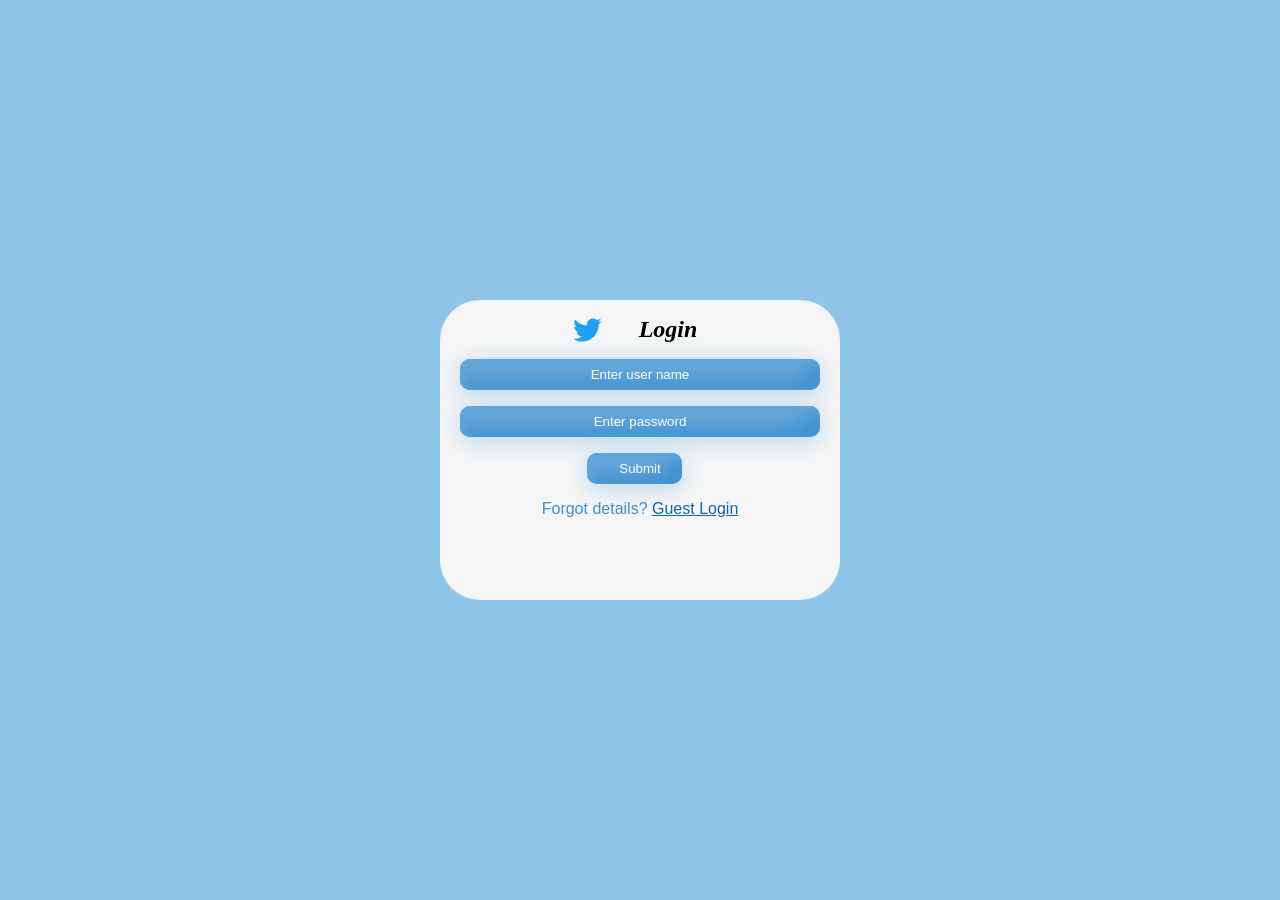
<file: index.html>
<!DOCTYPE html>
<html lang="en">
<head>
    <meta charset="UTF-8">
    <meta http-equiv="X-UA-Compatible" content="IE=edge">
    <meta name="viewport" content="width=device-width, initial-scale=1.0">
    <link rel="stylesheet" href="./css/styles.css">
    <title>Sign Up</title>
</head>
<body>
    <div class="sign_up_container">
        <span class="logo">
            <img src="./images/twitter-icon.svg" alt="twitter-icon" />
            <h2><i> Login</i></h2>
          </span>
        
        <form>
            <input type="email" placeholder="Enter user name" required>
            <input type="password" placeholder="Enter password" required>
            <a href="#" class="redirect"><input type="button" value="Submit" class="login_btn"></a>
        </form>
        <p>Forgot details? <a href="frontPage.html" class="guest_login"> Guest Login </a></p>
    </div>
</body>
</html>
</file>
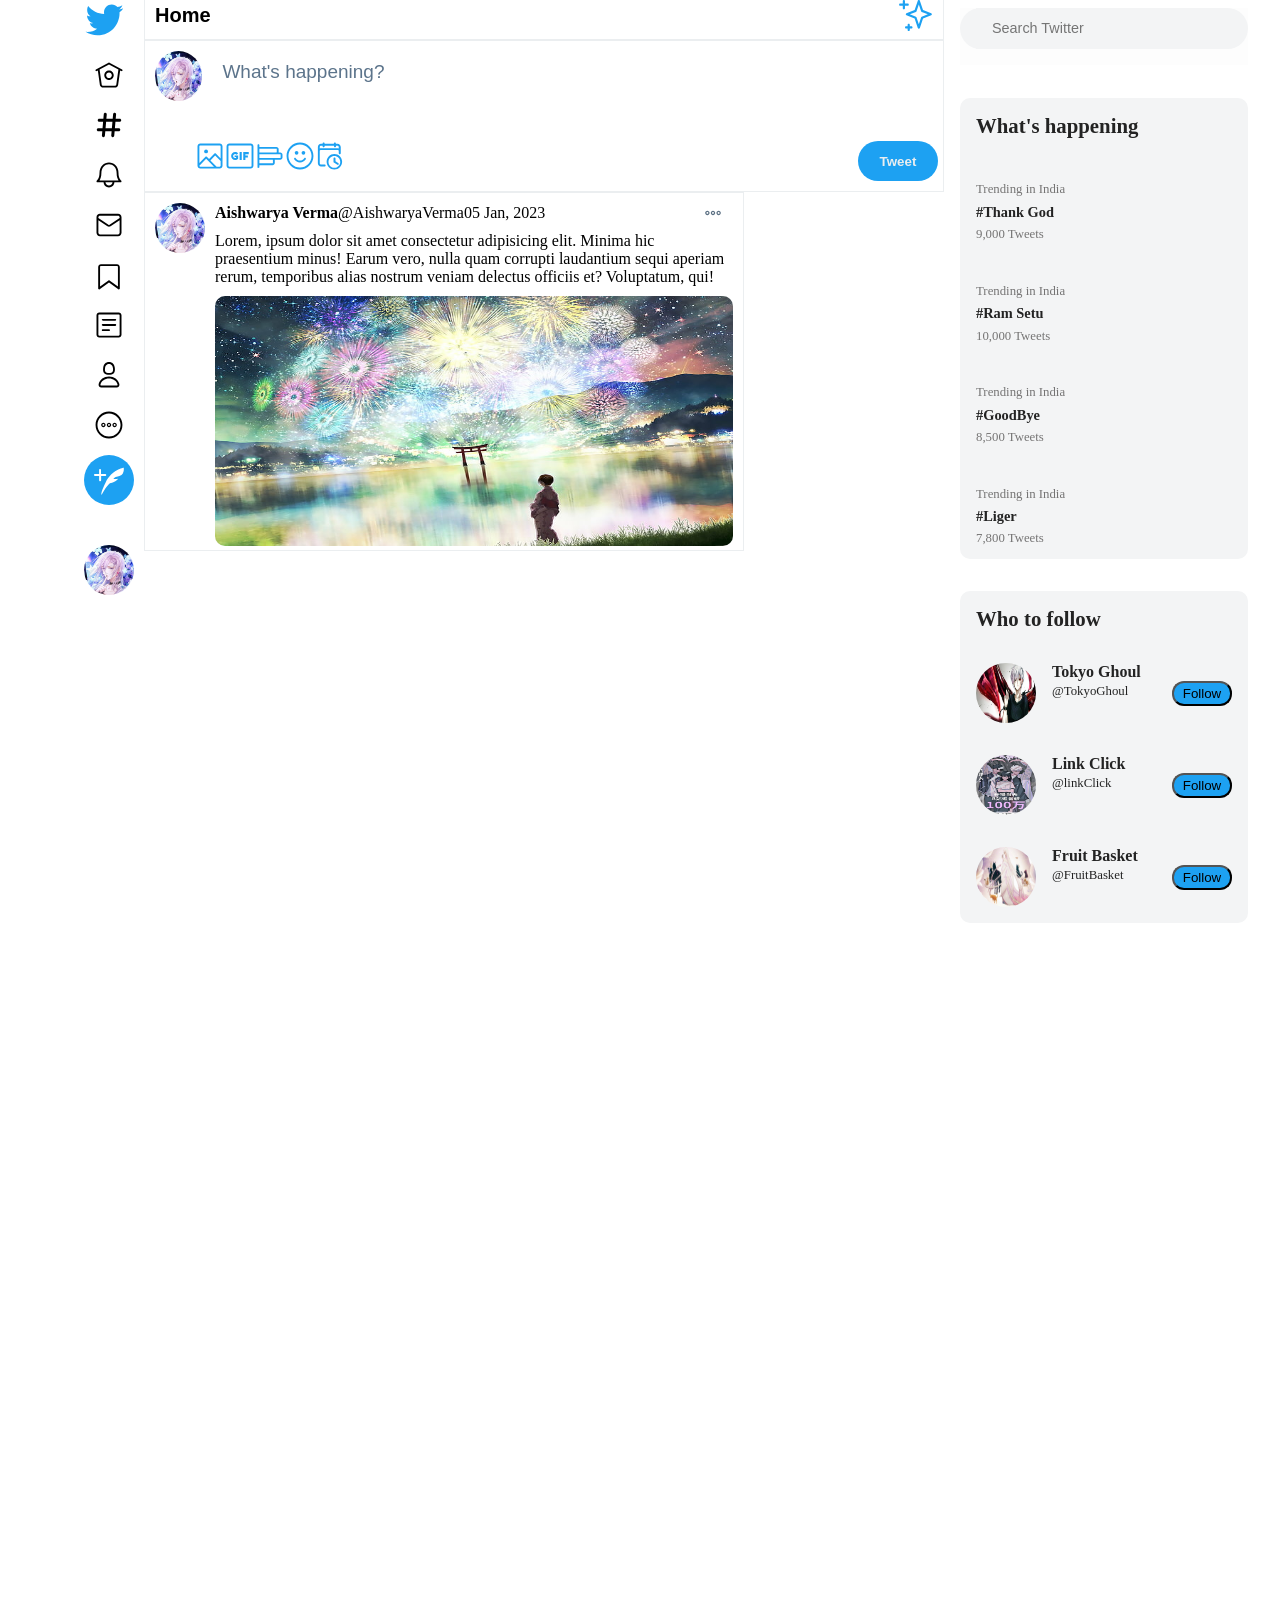
<file: frontPage.html>
<!DOCTYPE html>
<html lang="en">
<head>
  <meta charset="UTF-8">
  <meta http-equiv="X-UA-Compatible" content="IE=edge">
  <meta name="viewport" content="width=device-width, initial-scale=1.0">
  <link rel="stylesheet" href="./css/frontPage.css" />
   <title>Twitter Clone</title>
  </head>
    <body>
        <main class="main_container">
        <div class="wrapper">
        <div class="container"> 
            <div class="logo">
                <img src="./images/twitter-icon.svg" alt="twitter-icon" />
            </div>
            <div class="navbar">
                <div class="nav-item">
                    <svg viewBox="0 0 24 24">
                        <g>
                        <path
                            d="M22.46 7.57L12.357 2.115c-.223-.12-.49-.12-.713 0L1.543 7.57c-.364.197-.5.652-.303 1.017.135.25.394.393.66.393.12 0 .243-.03.356-.09l.815-.44L4.7 19.963c.214 1.215 1.308 2.062 2.658 2.062h9.282c1.352 0 2.445-.848 2.663-2.087l1.626-11.49.818.442c.364.193.82.06 1.017-.304.196-.363.06-.818-.304-1.016zm-4.638 12.133c-.107.606-.703.822-1.18.822H7.36c-.48 0-1.075-.216-1.178-.798L4.48 7.69 12 3.628l7.522 4.06-1.7 12.015z"
                        ></path>
                        <path
                            d="M8.22 12.184c0 2.084 1.695 3.78 3.78 3.78s3.78-1.696 3.78-3.78-1.695-3.78-3.78-3.78-3.78 1.696-3.78 3.78zm6.06 0c0 1.258-1.022 2.28-2.28 2.28s-2.28-1.022-2.28-2.28 1.022-2.28 2.28-2.28 2.28 1.022 2.28 2.28z"
                        ></path>
                        </g>
                    </svg>
                </div>
                <div class="nav-item">
                    <svg viewBox="0 0 24 24">
                        <path
                          d="M20.585 9.468c.66 0 1.2-.538 1.2-1.2 0-.662-.54-1.2-1.2-1.2h-3.22l.31-3.547c.027-.318-.07-.63-.277-.875-.206-.245-.495-.396-.822-.425-.65-.035-1.235.432-1.293 1.093l-.326 3.754H9.9l.308-3.545c.06-.658-.43-1.242-1.097-1.302-.665-.05-1.235.43-1.293 1.092l-.325 3.754h-3.33c-.663 0-1.2.538-1.2 1.2 0 .662.538 1.2 1.2 1.2h3.122l-.44 5.064H3.416c-.662 0-1.2.54-1.2 1.2s.538 1.202 1.2 1.202h3.22l-.31 3.548c-.057.657.432 1.24 1.09 1.3l.106.005c.626 0 1.14-.472 1.195-1.098l.327-3.753H14.1l-.308 3.544c-.06.658.43 1.242 1.09 1.302l.106.005c.617 0 1.142-.482 1.195-1.098l.325-3.753h3.33c.66 0 1.2-.54 1.2-1.2s-.54-1.202-1.2-1.202h-3.122l.44-5.064h3.43zm-5.838 0l-.44 5.063H9.253l.44-5.062h5.055z"
                        ></path>
                      </svg>
                </div>
                <div class="nav-item">
                    <svg viewBox="0 0 24 24">
                        <path
                          d="M21.697 16.468c-.02-.016-2.14-1.64-2.103-6.03.02-2.532-.812-4.782-2.347-6.335C15.872 2.71 14.01 1.94 12.005 1.93h-.013c-2.004.01-3.866.78-5.242 2.174-1.534 1.553-2.368 3.802-2.346 6.334.037 4.33-2.02 5.967-2.102 6.03-.26.193-.366.53-.265.838.102.308.39.515.712.515h4.92c.102 2.31 1.997 4.16 4.33 4.16s4.226-1.85 4.327-4.16h4.922c.322 0 .61-.206.71-.514.103-.307-.003-.645-.263-.838zM12 20.478c-1.505 0-2.73-1.177-2.828-2.658h5.656c-.1 1.48-1.323 2.66-2.828 2.66zM4.38 16.32c.74-1.132 1.548-3.028 1.524-5.896-.018-2.16.644-3.982 1.913-5.267C8.91 4.05 10.397 3.437 12 3.43c1.603.008 3.087.62 4.18 1.728 1.27 1.285 1.933 3.106 1.915 5.267-.024 2.868.785 4.765 1.525 5.896H4.38z"
                        ></path>
                      </svg>
                </div>
                <div class="nav-item">
                    <svg viewBox="0 0 24 24">
                        <path
                          d="M19.25 3.018H4.75C3.233 3.018 2 4.252 2 5.77v12.495c0 1.518 1.233 2.753 2.75 2.753h14.5c1.517 0 2.75-1.235 2.75-2.753V5.77c0-1.518-1.233-2.752-2.75-2.752zm-14.5 1.5h14.5c.69 0 1.25.56 1.25 1.25v.714l-8.05 5.367c-.273.18-.626.182-.9-.002L3.5 6.482v-.714c0-.69.56-1.25 1.25-1.25zm14.5 14.998H4.75c-.69 0-1.25-.56-1.25-1.25V8.24l7.24 4.83c.383.256.822.384 1.26.384.44 0 .877-.128 1.26-.383l7.24-4.83v10.022c0 .69-.56 1.25-1.25 1.25z"
                        ></path>
                    </svg>
                </div> 
                <div class="nav-item">
                    <svg viewBox="0 0 24 24">
                        <path
                          d="M19.9 23.5c-.157 0-.312-.05-.442-.144L12 17.928l-7.458 5.43c-.228.164-.53.19-.782.06-.25-.127-.41-.385-.41-.667V5.6c0-1.24 1.01-2.25 2.25-2.25h12.798c1.24 0 2.25 1.01 2.25 2.25v17.15c0 .282-.158.54-.41.668-.106.055-.223.082-.34.082zM12 16.25c.155 0 .31.048.44.144l6.71 4.883V5.6c0-.412-.337-.75-.75-.75H5.6c-.413 0-.75.338-.75.75v15.677l6.71-4.883c.13-.096.285-.144.44-.144z"
                        ></path>
                      </svg>
                </div>
                <div class="nav-item">
                    <svg viewBox="0 0 24 24">
                    <path
                d="M19.75 22H4.25C3.01 22 2 20.99 2 19.75V4.25C2 3.01 3.01 2 4.25 2h15.5C20.99 2 22 3.01 22 4.25v15.5c0 1.24-1.01 2.25-2.25 2.25zM4.25 3.5c-.414 0-.75.337-.75.75v15.5c0 .413.336.75.75.75h15.5c.414 0 .75-.337.75-.75V4.25c0-.413-.336-.75-.75-.75H4.25z"
              ></path>
              <path
                d="M17 8.64H7c-.414 0-.75-.337-.75-.75s.336-.75.75-.75h10c.414 0 .75.335.75.75s-.336.75-.75.75zm0 4.11H7c-.414 0-.75-.336-.75-.75s.336-.75.75-.75h10c.414 0 .75.336.75.75s-.336.75-.75.75zm-5 4.11H7c-.414 0-.75-.335-.75-.75s.336-.75.75-.75h5c.414 0 .75.337.75.75s-.336.75-.75.75z"
              ></path>
            </svg>
                </div>
                <div class="nav-item">
                    <svg viewBox="0 0 24 24">
                      <path
                        d="M12 11.816c1.355 0 2.872-.15 3.84-1.256.814-.93 1.078-2.368.806-4.392-.38-2.825-2.117-4.512-4.646-4.512S7.734 3.343 7.354 6.17c-.272 2.022-.008 3.46.806 4.39.968 1.107 2.485 1.256 3.84 1.256zM8.84 6.368c.162-1.2.787-3.212 3.16-3.212s2.998 2.013 3.16 3.212c.207 1.55.057 2.627-.45 3.205-.455.52-1.266.743-2.71.743s-2.255-.223-2.71-.743c-.507-.578-.657-1.656-.45-3.205zm11.44 12.868c-.877-3.526-4.282-5.99-8.28-5.99s-7.403 2.464-8.28 5.99c-.172.692-.028 1.4.395 1.94.408.52 1.04.82 1.733.82h12.304c.693 0 1.325-.3 1.733-.82.424-.54.567-1.247.394-1.94zm-1.576 1.016c-.126.16-.316.246-.552.246H5.848c-.235 0-.426-.085-.552-.246-.137-.174-.18-.412-.12-.654.71-2.855 3.517-4.85 6.824-4.85s6.114 1.994 6.824 4.85c.06.242.017.48-.12.654z"
                      ></path>
                    </svg>
                  </div>
                  <div class="nav-item">
                    <svg viewBox="0 0 24 24">
                      <path
                        d="M16.5 10.25c-.965 0-1.75.787-1.75 1.75s.784 1.75 1.75 1.75c.964 0 1.75-.786 1.75-1.75s-.786-1.75-1.75-1.75zm0 2.5c-.414 0-.75-.336-.75-.75 0-.413.337-.75.75-.75s.75.336.75.75c0 .413-.336.75-.75.75zm-4.5-2.5c-.966 0-1.75.787-1.75 1.75s.785 1.75 1.75 1.75 1.75-.786 1.75-1.75-.784-1.75-1.75-1.75zm0 2.5c-.414 0-.75-.336-.75-.75 0-.413.337-.75.75-.75s.75.336.75.75c0 .413-.336.75-.75.75zm-4.5-2.5c-.965 0-1.75.787-1.75 1.75s.785 1.75 1.75 1.75c.964 0 1.75-.786 1.75-1.75s-.787-1.75-1.75-1.75zm0 2.5c-.414 0-.75-.336-.75-.75 0-.413.337-.75.75-.75s.75.336.75.75c0 .413-.336.75-.75.75z"
                      ></path>
                      <path
                        d="M12 22.75C6.072 22.75 1.25 17.928 1.25 12S6.072 1.25 12 1.25 22.75 6.072 22.75 12 17.928 22.75 12 22.75zm0-20C6.9 2.75 2.75 6.9 2.75 12S6.9 21.25 12 21.25s9.25-4.15 9.25-9.25S17.1 2.75 12 2.75z"
                      ></path>
                    </svg>
                  </div>

                  <div class="tweet-btn">
                    <svg fill="#ffffff" viewBox="0 0 24 24">
                        <path
                          d="M8.8 7.2H5.6V3.9c0-.4-.3-.8-.8-.8s-.7.4-.7.8v3.3H.8c-.4 0-.8.3-.8.8s.3.8.8.8h3.3v3.3c0 .4.3.8.8.8s.8-.3.8-.8V8.7H9c.4 0 .8-.3.8-.8s-.5-.7-1-.7zm15-4.9v-.1h-.1c-.1 0-9.2 1.2-14.4 11.7-3.8 7.6-3.6 9.9-3.3 9.9.3.1 3.4-6.5 6.7-9.2 5.2-1.1 6.6-3.6 6.6-3.6s-1.5.2-2.1.2c-.8 0-1.4-.2-1.7-.3 1.3-1.2 2.4-1.5 3.5-1.7.9-.2 1.8-.4 3-1.2 2.2-1.6 1.9-5.5 1.8-5.7z"
                        ></path>
                      </svg>
                  </div>
            </div>
            <div class="profile-pic">
                <img src="./images/profile.jpg" alt="profile image" />
              </div>
        </div>
        <div class="content">
          <div class="header">
            <h1>Home</h1>
            <button>
              <img src="./images/stars.svg" alt=""/>
            </button>
          </div>
          <div class="post-box">
            <div class="post-box-image">
              <img src="./images/profile.jpg" alt="profile image"/>
              <textarea placeholder="What's happening?" class="tweet-post-text"></textarea>
            </div>
            <div class="post-box-tweet">
              <div class="inp-btns">
                <button>
                  <img src="./images/image-icon.svg" alt="add image" />
                </button>
                <button>
                  <img src="./images/gif-icon.svg" alt="add gif" />
                </button>
                <button>
                  <img src="./images/poll-icon.svg" alt="add poll" />
                </button>
                <button>
                  <img src="./images/emoji-icon.svg" alt="add emoji" />
                </button>
                <button>
                  <img src="./images/calendar-icon.svg" alt="add date" />
                </button>
              </div>
              <button class="tweet-post-btn">
                Tweet
              </button>
            </div>
          </div>
          <div id="tweet-body">
            <div class="tweets">
              <div class="tweet-profile-image">
                <img src="./images/profile.jpg" alt="profile image"/>
              </div>
              <div class="tweet">
                <div class="tweet-header">
                  <div class="tweet-user-info">
                    <p><strong>Aishwarya Verma</strong></p>
                    <p>@AishwaryaVerma </p>
                    <p>05 Jan, 2023</p>
                  </div>
                  <div class="tweet-three-dots-menu">
                    <button>
                      <svg viewBox="0 0 24 24" xmlns="http://www.w3.org/2000/svg">
                        <path
                          fill="#5b7083"
                          d="M16.5 10.25c-.965 0-1.75.787-1.75 1.75s.784 1.75 1.75 1.75c.964 0 1.75-.786 1.75-1.75s-.786-1.75-1.75-1.75zm0 2.5c-.414 0-.75-.336-.75-.75 0-.413.337-.75.75-.75s.75.336.75.75c0 .413-.336.75-.75.75zm-4.5-2.5c-.966 0-1.75.787-1.75 1.75s.785 1.75 1.75 1.75 1.75-.786 1.75-1.75-.784-1.75-1.75-1.75zm0 2.5c-.414 0-.75-.336-.75-.75 0-.413.337-.75.75-.75s.75.336.75.75c0 .413-.336.75-.75.75zm-4.5-2.5c-.965 0-1.75.787-1.75 1.75s.785 1.75 1.75 1.75c.964 0 1.75-.786 1.75-1.75s-.787-1.75-1.75-1.75zm0 2.5c-.414 0-.75-.336-.75-.75 0-.413.337-.75.75-.75s.75.336.75.75c0 .413-.336.75-.75.75z"
                        ></path>
                      </svg>
                    </button>
                  </div>
                </div>
                <div class="tweet-body">
                  <span>Lorem, ipsum dolor sit amet consectetur adipisicing elit. Minima hic praesentium minus! Earum vero, nulla quam corrupti laudantium sequi aperiam rerum, temporibus alias nostrum veniam delectus officiis et? Voluptatum, qui!
                  </span>
                  <div class="tweet-image">
                    <img src="./images/image3.jpg" alt="Fireworks">
                  </div>
                </div>
              </div>
            </div>

          </div>
          <!-- <button class="show_more">Show More</button> -->
        </div>
      </div>
        
        <div class="right_container">

            <div class="search_container">
                <div class="rightside_search">
                    <i class="fa-solid fa-magnifying-glass"></i>
                    <input type="text" class="right_search_text" placeholder="Search Twitter">
                </div>
            </div>

            <div class="right_down_boxes">
                <div class="rightside_happening">
                    <h1>What's happening</h1>
                    <div class="trending_container">
                        <div class="trending_left">
                            <p>Trending in India</p>
                            <h3>#Thank God</h3>
                            <p>9,000 Tweets</p>
                        </div>
                        <div class="trending_dots"> <i class="fa-solid fa-ellipsis"></i></div>
                    </div>
                    <div class="trending_container">
                        <div class="trending_left">
                            <p>Trending in India</p>
                            <h3>#Ram Setu</h3>
                            <p>10,000 Tweets</p>
                        </div>
                        <div class="trending_dots"> <i class="fa-solid fa-ellipsis"></i></div>
                    </div>
                    <div class="trending_container">
                        <div class="trending_left">
                            <p>Trending in India</p>
                            <h3>#GoodBye</h3>
                            <p>8,500 Tweets</p>
                        </div>
                        <div class="trending_dots"> <i class="fa-solid fa-ellipsis"></i></div>
                    </div>
                    <div class="trending_container">
                        <div class="trending_left">
                            <p>Trending in India</p>
                            <h3>#Liger</h3>
                            <p>7,800 Tweets</p>
                        </div>
                        <div class="trending_dots"> <i class="fa-solid fa-ellipsis"></i></div>
                    </div>
                </div>

                <div class="rightside_follow">
                    <h1>Who to follow</h1>
                    <div class="follow_person">
                        <div class="follow_left">
                            <img src="./images/Tokyo-Ghoul-Season.jpg" alt="" class="profile_pic">
                            <h4 class="follow_person_name">Tokyo Ghoul <br><span> @TokyoGhoul</span></h4>
                        </div>
                        <button class="follow_btn btn">Follow</button>
                    </div>
                    <div class="follow_person">
                        <div class="follow_left">
                            <img src="./images/link_click.jpg" alt="" class="profile_pic">
                            <h4 class="follow_person_name">Link Click <br><span> @linkClick</span></h4>
                        </div>
                        <button class="follow_btn btn">Follow</button>
                    </div>
                    <div class="follow_person">
                        <div class="follow_left">
                            <img src="./images/image1.jpg" alt="" class="profile_pic">
                            <h4 class="follow_person_name">Fruit Basket <br><span> @FruitBasket</span></h4>
                        </div>
                        <button class="follow_btn btn">Follow</button>
                    </div>
                </div>
            </div>
        </div>
        </main>
    <script src="add.js"></script>
    </body>
</html>
</file>
<file: css/styles.css>
*{
    margin: 0;
    padding: 0;
    box-sizing: border-box;
}
body{
    font-family: sans-serif;
    display: flex;
    justify-content: center;
    align-items: center;
    height: 100vh;
    background: #8fc4e9;
}
.sign_up_container{
    /* border: 2px solid red; */
    width: 400px;
    height: 300px;
    border-radius: 40px;
    background: whitesmoke;
}
.sign_up_container h2{
    /* border: 2px solid red; */
   /* padding: 0 10rem; */
   text-align: center;
    margin: 1rem 1rem;
    font-family: 'Times New Roman', Times, serif;
}
.sign_up_container p {
    padding: 1rem;
    text-align: center;
    color: #3e90d0;
}
.sign_up_container a {
    color: #1166a7;
}
.logo{
    /* border: 2px solid black; */
    display: flex;
    align-items: center;
    justify-content: center;
    gap: 1rem;
}
.logo img{
    /* border: 2px solid red; */
    height: 30px;
    width: 40px;
    /* margin-bottom: 15px; */
}
form {
    display: flex;
    flex-direction: column;
    align-items: center;
    gap: 1rem;
}
input{
    width: 90%;
    padding: 0.5rem 2rem;
    text-align: center;
    border-radius: 10px;
    background: #6facdc;
    color: white;
    border: none;
    box-shadow: 0px 4px 24px #b5d6ee, inset 6px 6px 12px #63a5d9, inset -12px -12px 24px #3e90d0;
}
::placeholder{
    color: white;
}
.login_btn{
    transition: 0.2s ease-in-out;
}
.login_btn:hover{
    cursor: pointer;
    z-index: 1;
    transition: 0.2s ease-in;
    box-shadow: 0px 4px 24px #b5d6ee, inset 6px 6px 12px #5b7c96, inset -12px -12px 24px #3e90d0;
}
</file>
<file: css/frontPage.css>
*{
    margin: 0;
    padding: 0;
    box-sizing: border-box;
}
.wrapper {
    display: flex;
}
.main_container {
    max-width: 1440px;
    padding: 0 2rem;
    margin: 0 auto;
    display: flex;
    height: 400vh;
}
.container {
    margin-left: 52px;
}

.content {
    /* border: 2px solid red; */
    width: 800px;
    height: 400px;
    margin-left: 10px;
    margin-top: -10px;
}

.header {
    display: flex;
    justify-content: space-between;
    align-items: center;
    width: 100%;
    height: 50px;
    border: 1px solid rgb(235, 238, 240);;
}

.header h1 {
    padding: 10px;
    font-family: 'arial';
    font-size: 20px;
}

.header button {
    height: 35px;
    width: 35px;
    background: transparent;
    border: transparent;
    border-radius: 50%;
    margin-right: 10px;
}

.logo {
    height: 40px;
    width: 40px;
    margin-bottom: 15px;
}

.navbar {
    display: flex;
    flex-direction: column;
    width: 50px;
    justify-content: space-between;
    align-items: center;
}

.nav-item {
    display: flex;
    flex-direction: row;
    height: 40px;
    width: 40px;
    margin-bottom: 10px;
    border-radius: 50%;
    padding: 5px 5px;
}

.nav-item:hover {
    background: rgba(218, 114, 29, 0.1);
}

.nav-item:hover svg {
    fill: rgb(29, 161, 242);
}

.tweet-btn {
    height: 50px;
    width: 50px;
    background: rgb(29, 161, 242);
    border-radius: 50%;
    padding: 10px;
    box-sizing: border-box;
}

.profile-pic img{
    height: 50px;
    width: 50px;
    border-radius: 50%;
    /* margin-left: 30px; */
    margin-top: 40px;
}

.post-box {
    border: 1px solid rgb(235, 238, 240);
}

.post-box-tweet {
    display: flex;
    flex-direction: row;
    justify-content: space-between;
    margin-bottom: 10px;
    margin-top: 10px;
}

.post-box-image {
    display: flex;
    padding-top: 10px;
    padding-left: 10px;
}

.post-box-image img {
    height: 50px;
    width: 50px;
    border-radius: 50%;
}

.post-box-image input {
    height: 50px;
    width: 100%;
    border: transparent;
    margin-left: 20px;
    padding: 0px 0px 20px 0px;
}

.inp-btns {
    display: flex;
    flex-direction: row;
    margin-left: 50px;
}

.inp-btns button{
    height: 30px;
    width: 30px;
    background: transparent;
    border: transparent;
}

.inp-btns button:hover { 
    border-radius: 50%;
    background: rgba(218, 114, 29, 0.1);
}

.tweet-post-btn {
    border-radius: 20px;
    height: 40px;
    width: 80px;
    margin-right: 5px;
    background:rgb(29, 161, 242);
    border: transparent;
    color:rgb(235, 238, 240);
    font-weight: 700;
}

.tweet-post-text {
    box-sizing: border-box;
    padding: 10px 0px 30px 20px;
    outline: none;
    border: none;
    resize: none;
    width: 100%;
    height: 80px;
    overflow: -moz-hidden-unscrollable;
    font-size: 19px;
    font-weight: 450;
    font-family: Arial, Helvetica, sans-serif;
}

.tweet-post-text:focus {
    border-bottom: 1px solid rgb(235, 238, 240);
}

.tweet-post-text::-webkit-scrollbar {
    width: 10px;
    background: rgb(29, 161, 242);
    border-radius: 5px;
}

.tweet-post-text::placeholder {
    color: #5c748b;
}

.tweets {
    width: 600px;
    display: flex;
    flex-direction: row;
    border: 1px solid rgb(235, 238, 240);
}

.tweets:hover {
    background: rgb(235, 238, 240);
}

.tweet-profile-image {
    height: 100%;
    width: 80px;
    display: flex;
    flex-direction: column;
    justify-content: flex-start;
}

.tweet-profile-image img {
    height: 70px;
    width: 70px;
    border-radius: 50%;
    padding: 10px;
}

.tweet {
    width: 100%;
    display: flex;
    flex-direction: column;
    margin-right: 10px;
}

.tweet-user-info {
    display: flex;
    justify-content: space-between;
}

.tweet-header {
    display: flex;
    flex-direction: row;
    align-items: center;
    justify-content: space-between;
}

.tweet-image {
    margin-top: 10px;
}

.tweet-image img {
    box-sizing: border-box;
    height: 250px;
    width: 100%;
    border-radius: 10px;
}

.tweet-three-dots-menu button{
    height: 20px;
    width: 40px;
    border-radius: 10px;
    background: transparent;
    border: transparent;
    padding: 5px;
}

.tweet-three-dots-menu button:hover {
    background: rgb(235, 238, 240);
}
 
#tweet-edit {
    height: 20px;
    width: 50px;
    background: rgb(29, 161, 242);
    border-radius: 12px;
}

#tweet-delete {
    height: 20px;
    width: 50px;
    background: rgb(29, 161, 242);
    border-radius: 12px;
}

.right_container {
    /* border: 2px solid red; */
    left: 20rem;
    width: 40%;
    padding-left: 1rem;
}

.search_container {
    padding-bottom: 1rem;
    background: rgb(253, 253, 253);
    border-bottom: 1px solid rgba(255, 255, 255);
    position: sticky;
    top: 0rem;
    z-index: 1000;
}

.rightside_search {
    width: 100%;
    background-color: rgb(243, 244, 245);
    padding-left: 1rem;
    border-radius: 25px;
    margin-top: .5rem;
}

.right_search_text {
    width: 85%;
    border: none;
    outline: none;
    padding: .8rem 1rem;
    background-color: rgb(243, 244, 245);
}

.right_search_text::placeholder {
    font-size: .9rem;
    font-family: sans-serif;
}

.fa-magnifying-glass {
    color: gray;
}
.right_down_boxes{
    position: sticky;
    top: -15rem;
}
.rightside_happening,
.rightside_follow {
    width: 100%;
    background-color: rgb(243, 244, 245);
    margin-top: 2rem;
    border-radius: 10px;
    color: rgb(35, 35, 35);
   
}
.rightside_happening h1,.rightside_follow h1{
    font-size: 1.3rem;
    padding: 1rem;
}
.trending_container{
    display: flex;
    justify-content: space-between;
    align-items: center;
    margin-top: 1rem;
    padding: .8rem 1rem;
}
.trending_container:hover,.follow_person:hover{
    background-color: rgb(234, 231, 231);
   
}
.trending_left{
    display: flex;
    flex-direction: column;
    gap: .4rem;
}
.trending_left p{
    font-size: .8rem;
    color: rgb(117, 116, 116);
}
.trending_left h3{
    font-size: .9rem;
}
.trending_dots{
   padding: .5rem .7rem;
   border-radius: 50px;
   color: gray;
}
.trending_dots:hover{
    background-color:lightblue;
}
.follow_person{
    display: flex;
    justify-content: space-between;
    align-items: center;
    padding: 1rem;
}
.follow_left{
    display: flex;
    gap: 1rem;
}
.follow_left img{
    height: 60px;
    width: 60px;
    border-radius: 50%;
}
.follow_person span{
    font-size: .8rem;
    font-weight: 100;
}
.follow_btn{
    height: 25px;
    width: 60px;
    background: rgb(29, 161, 242);
    border-radius: 12px;
}
</file>
